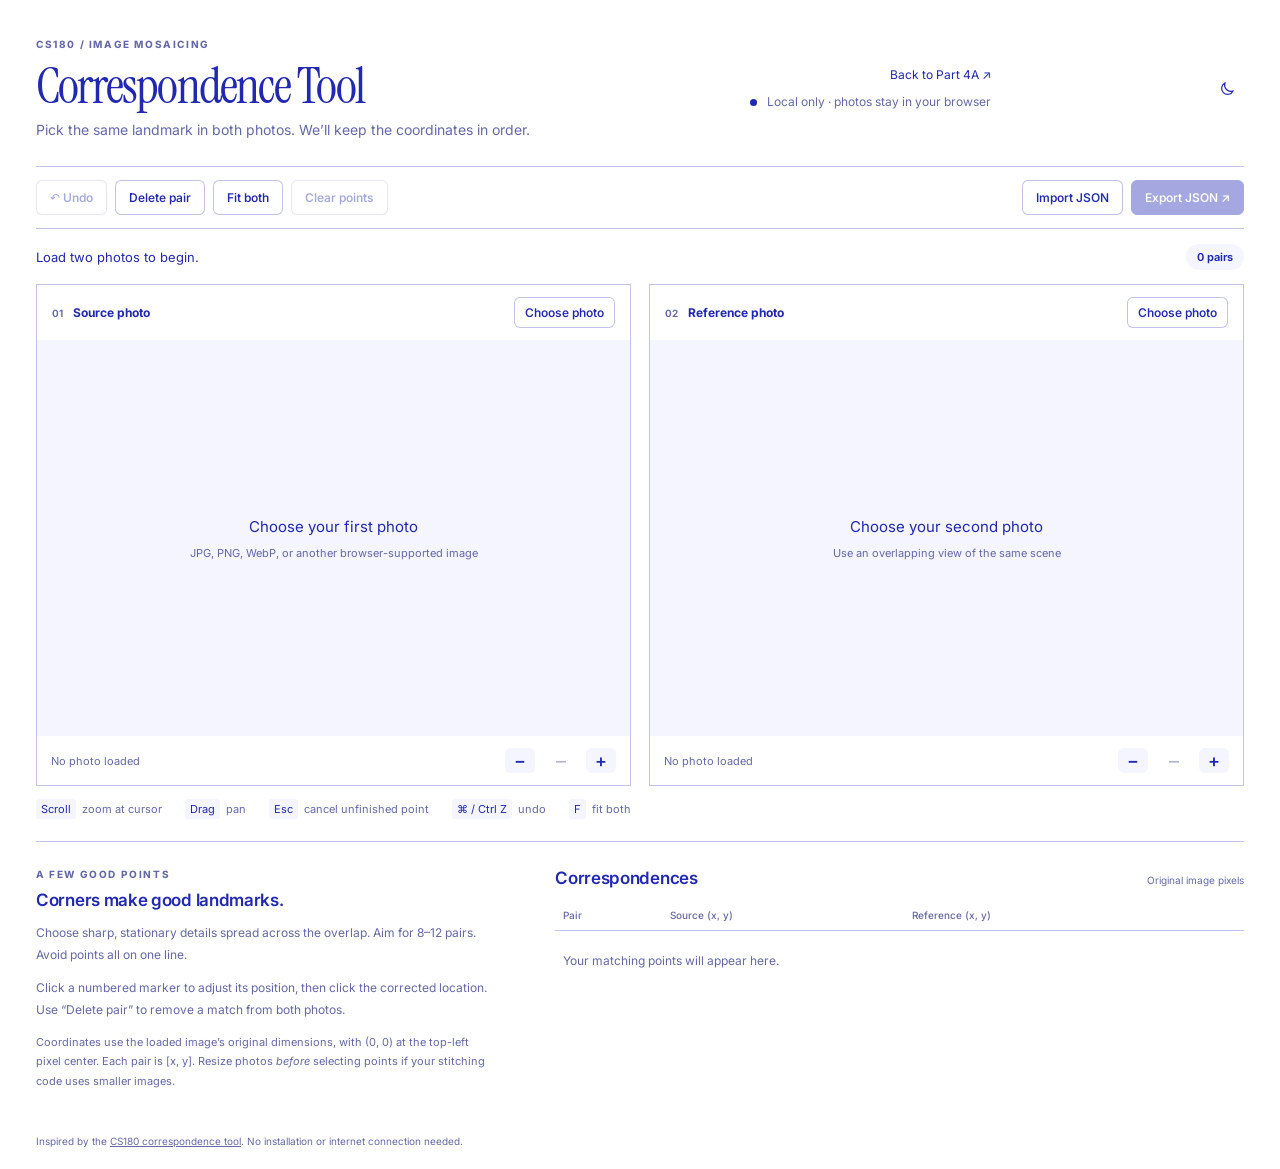
<file: tools/correspondence/index.html>
<!doctype html>
<html lang="en">
<head>
  <meta charset="utf-8">
  <meta name="viewport" content="width=device-width, initial-scale=1">
  <title>Correspondence Tool</title>
  <link href="https://fonts.googleapis.com/css2?family=Instrument+Serif&amp;family=Inter:wght@400;500;600&amp;display=swap" rel="stylesheet">
  <link rel="stylesheet" href="style.css">
  <link rel="stylesheet" href="../../theme.css">
  <script src="../../theme.js"></script>
</head>
<body>
  <main>
    <header class="topbar">
      <div><p class="eyebrow">CS180 / IMAGE MOSAICING</p><h1>Correspondence Tool</h1>
      <p class="intro">Pick the same landmark in both photos. We’ll keep the coordinates in order.</p></div>
      <div class="header-links"><a class="project-link" href="../../project4.html#a2" target="_top">Back to Part 4A ↗</a><div class="local"><span></span> Local only · photos stay in your browser</div></div>
    </header>
    <section class="toolbar" aria-label="Point controls">
      <div class="tools"><button id="undo" disabled>↶ Undo</button><button id="delete-mode" aria-pressed="false">Delete pair</button><button id="fit">Fit both</button><button id="clear" disabled>Clear points</button></div>
      <div class="tools"><label class="button" for="import">Import JSON<input id="import" type="file" accept=".json,application/json" hidden></label><button id="export" class="primary" disabled>Export JSON ↗</button></div>
    </section>
    <div class="statusbar"><p id="status" role="status" aria-live="polite">Load two photos to begin.</p><span id="count">0 pairs</span></div>
    <section class="images" aria-label="Photo correspondence workspace">
      <article class="panel" id="panel-0">
        <div class="panel-head"><div><span class="badge">01</span><strong>Source photo</strong></div><label class="button small" for="file-0">Choose photo<input id="file-0" type="file" accept="image/*" hidden></label></div>
        <div class="viewport" id="view-0"><canvas id="canvas-0" tabindex="0" aria-label="Source photo. Click a landmark to add a point."></canvas><div class="empty">Choose your first photo<span>JPG, PNG, WebP, or another browser-supported image</span></div></div>
        <div class="panel-foot"><span class="filename" id="name-0">No photo loaded</span><div class="zoom"><button data-side="0" data-zoom="0.8" aria-label="Zoom source out">−</button><span id="zoom-0">—</span><button data-side="0" data-zoom="1.25" aria-label="Zoom source in">+</button></div></div>
      </article>
      <article class="panel" id="panel-1">
        <div class="panel-head"><div><span class="badge">02</span><strong>Reference photo</strong></div><label class="button small" for="file-1">Choose photo<input id="file-1" type="file" accept="image/*" hidden></label></div>
        <div class="viewport" id="view-1"><canvas id="canvas-1" tabindex="0" aria-label="Reference photo. Click the matching landmark."></canvas><div class="empty">Choose your second photo<span>Use an overlapping view of the same scene</span></div></div>
        <div class="panel-foot"><span class="filename" id="name-1">No photo loaded</span><div class="zoom"><button data-side="1" data-zoom="0.8" aria-label="Zoom reference out">−</button><span id="zoom-1">—</span><button data-side="1" data-zoom="1.25" aria-label="Zoom reference in">+</button></div></div>
      </article>
    </section>
    <div class="help"><span><kbd>Scroll</kbd> zoom at cursor</span><span><kbd>Drag</kbd> pan</span><span><kbd>Esc</kbd> cancel unfinished point</span><span><kbd>⌘ / Ctrl Z</kbd> undo</span><span><kbd>F</kbd> fit both</span></div>
    <section class="bottom">
      <div class="guide"><p class="eyebrow">A FEW GOOD POINTS</p><h2>Corners make good landmarks.</h2><p>Choose sharp, stationary details spread across the overlap. Aim for 8–12 pairs. Avoid points all on one line.</p><p>Click a numbered marker to adjust its position, then click the corrected location. Use “Delete pair” to remove a match from both photos.</p><p class="subtle">Coordinates use the loaded image’s original dimensions, with (0, 0) at the top-left pixel center. Each pair is [x, y]. Resize photos <em>before</em> selecting points if your stitching code uses smaller images.</p></div>
      <div class="points"><div class="list-head"><h2>Correspondences</h2><span>Original image pixels</span></div><div class="table-scroll"><table><thead><tr><th>Pair</th><th>Source (x, y)</th><th>Reference (x, y)</th><th><span class="sr-only">Actions</span></th></tr></thead><tbody id="points-body"></tbody></table><p id="table-empty">Your matching points will appear here.</p></div></div>
    </section>
    <footer>Inspired by the <a href="https://cal-cs180.github.io/fa23/hw/proj3/tool.html" target="_blank" rel="noreferrer">CS180 correspondence tool</a>. No installation or internet connection needed.</footer>
  </main>
  <script src="app.js"></script>
</body>
</html>
</file>
<file: tools/correspondence/style.css>
:root{font-family:Inter,ui-sans-serif,-apple-system,BlinkMacSystemFont,"Segoe UI",sans-serif;color:#2028b4;background:#fff;font-synthesis:none;--green:#2028b4;--border:rgba(32,40,180,.28)}*{box-sizing:border-box}body{margin:0}main{max-width:1680px;margin:auto;padding:38px 36px 22px}header{display:flex;justify-content:space-between;gap:24px;align-items:center;margin-bottom:28px}.eyebrow{font-size:10px;letter-spacing:.16em;font-weight:750;color:#697b6d;margin:0 0 10px}h1{font-family:"Instrument Serif","Times New Roman",serif;font-size:clamp(42px,4vw,62px);line-height:1;letter-spacing:-.035em;margin:0;font-weight:400}h1 span{color:var(--green)}.intro{color:#65716a;font-size:14px;margin:10px 0 0}.local{font-size:12px;color:#68746c;white-space:nowrap}.local span{display:inline-block;width:7px;height:7px;border-radius:100%;background:#2028b4;margin-right:7px}.toolbar,.tools{display:flex;align-items:center;gap:8px}.toolbar{justify-content:space-between;padding:13px 0;border-top:1px solid var(--border);border-bottom:1px solid var(--border)}button,.button{font:inherit;font-size:12px;font-weight:550;color:#2028b4;background:#fff;border:1px solid var(--border);border-radius:6px;padding:9px 13px;cursor:pointer;display:inline-flex;align-items:center;justify-content:center;text-decoration:none;white-space:nowrap}button:hover,.button:hover{background:#f5f5ff}button:disabled{opacity:.4;cursor:default}.primary{background:var(--green);color:white;border-color:var(--green)}.primary:hover{background:#161d8c}button[aria-pressed=true]{background:#fbe9e3;color:#963e2e;border-color:#d99583}button:focus-visible,.button:focus-within,canvas:focus-visible{outline:3px solid #82b5ff;outline-offset:2px}.small{padding:7px 10px}.statusbar{display:flex;justify-content:space-between;align-items:center;gap:10px;min-height:55px;font-size:13px}.statusbar p{margin:10px 0}#count{font-size:11px;font-weight:650;background:#f5f5ff;border-radius:20px;padding:6px 11px;white-space:nowrap}.images{display:grid;grid-template-columns:1fr 1fr;gap:18px}.panel{background:white;border:1px solid var(--border);border-radius:0;overflow:hidden;min-width:0;transition:border-color .15s}.panel.active{border-color:#2028b4;box-shadow:0 0 0 2px rgba(32,40,180,.12)}.panel-head,.panel-foot{display:flex;justify-content:space-between;align-items:center;gap:10px;padding:12px 15px}.panel-head>div{display:flex;align-items:center;gap:10px}.panel-head strong{font-size:12px}.badge{font-size:10px;font-weight:650;color:#819086}.viewport{height:clamp(310px,44vh,620px);position:relative;background:#f5f5ff;overflow:hidden;touch-action:none}.viewport canvas{display:block;width:100%;height:100%;cursor:crosshair}.empty{position:absolute;inset:0;display:flex;align-items:center;justify-content:center;flex-direction:column;gap:10px;pointer-events:none;color:#2028b4;font-size:15px}.empty span{color:#6468ab;font-size:11px}.panel-foot{min-height:49px;padding:8px 14px}.filename{overflow:hidden;text-overflow:ellipsis;white-space:nowrap;font-size:11px;color:#68786d}.zoom{display:flex;align-items:center;gap:8px}.zoom button{padding:2px 9px;font-size:18px;border:0;background:#f5f5ff}.zoom span{font-size:10px;min-width:35px;text-align:center;color:#68786d}.help{display:flex;flex-wrap:wrap;gap:12px 23px;color:#768278;font-size:11px;padding:16px 0 25px}kbd{font:inherit;color:#2028b4;background:#f5f5ff;border-radius:3px;padding:3px 5px;margin-right:3px}.bottom{display:grid;grid-template-columns:minmax(200px,1fr) minmax(380px,1.5fr);gap:60px;border-top:1px solid var(--border);padding-top:26px}.guide{max-width:470px}h2{font-size:17px;font-weight:600;letter-spacing:-.3px;margin:0 0 12px}.guide p:not(.eyebrow){font-size:12px;line-height:1.8;color:#647168}.guide p.subtle{font-size:11px;color:#839085}.list-head{display:flex;align-items:baseline;justify-content:space-between;gap:10px}.list-head>span{font-size:10px;color:#829084}.table-scroll{max-height:245px;overflow:auto}table{border-collapse:collapse;width:100%;font-size:12px;text-align:left;font-variant-numeric:tabular-nums}th{font-size:10px;color:#849083;font-weight:500;position:sticky;top:0;background:#fff}td,th{padding:9px 8px;border-bottom:1px solid rgba(32,40,180,.2)}td button{border:0;padding:2px 7px;background:transparent;color:#8a7668}tr.selected{background:#f0f0ff}#table-empty{font-size:12px;color:#8a9489;padding:10px 8px}footer{font-size:10px;color:#98a092;margin-top:32px}a{color:inherit}.sr-only{position:absolute;width:1px;height:1px;overflow:hidden;clip:rect(0,0,0,0)}@media(max-width:800px){main{padding:22px 16px}header{align-items:start;flex-direction:column;gap:15px}h1{font-size:38px}.images{grid-template-columns:1fr}.bottom{grid-template-columns:1fr;gap:25px}.toolbar{align-items:flex-start;gap:10px;flex-wrap:wrap}.tools{flex-wrap:wrap}.viewport{height:360px}.local{white-space:normal}.help{line-height:2}.empty span{max-width:85%;text-align:center}}
.header-links{display:flex;flex-direction:column;align-items:flex-end;gap:12px}.project-link{font-size:12px;color:#2028b4;text-decoration:none}.project-link:hover{text-decoration:underline}@media(max-width:800px){.header-links{align-items:flex-start}}
:root{--ink:#2028b4;--surface:#fff;--muted:#6468ab;--soft:#f5f5ff;color:var(--ink);background:var(--surface)}
html[data-theme="dark"]{--ink:#b8bcff;--surface:#0c0d16;--muted:#afb3d5;--soft:#171929;--green:#b8bcff;--border:rgba(184,188,255,.28);color-scheme:dark}
body,.panel,button,.button,th{background:var(--surface);color:var(--ink)}
.eyebrow,.intro,.local,.badge,.filename,.zoom span,.help,.guide p:not(.eyebrow),.guide p.subtle,.list-head>span,th,#table-empty,footer{color:var(--muted)}
.project-link,.empty,kbd{color:var(--ink)}
.viewport,.zoom button,kbd,#count,tr.selected,button:hover,.button:hover{background:var(--soft)}
.empty span{color:var(--muted)}
.primary{background:var(--ink);color:var(--surface);border-color:var(--ink)}
.primary:hover{background:var(--ink);opacity:.8}
.panel.active{border-color:var(--ink);box-shadow:0 0 0 2px var(--border)}
td,th{border-color:var(--border)}
td button{color:var(--muted)}
.theme-toggle[aria-pressed="true"]{color:var(--ink);background:var(--surface);border-color:var(--border)}
.theme-toggle:hover,.theme-toggle[aria-pressed="true"]:hover{color:var(--surface);background:var(--ink)}
</file>
<file: theme.css>
:root{
  color-scheme:light;
  --theme-surface:#fff;
  --theme-code:#f5f5ff;
  --theme-code-ink:#11175f;
}

html[data-theme="dark"]{
  color-scheme:dark;
  --blue:#b8bcff;
  --ink:#b8bcff;
  --white:#0c0d16;
  --paper:#0c0d16;
  --soft:#171929;
  --line:rgba(184,188,255,.25);
  --theme-surface:#0c0d16;
  --theme-code:#171929;
  --theme-code-ink:#d9dbff;
}

body,.page,.stage,.metric,.lightbox{
  transition:background-color .35s ease,color .35s ease,border-color .35s ease;
}

.page{overflow:clip}

.topbar{
  position:sticky;
  top:0;
  z-index:50;
  align-items:center;
  background:var(--theme-surface);
  transition:background-color .35s ease,color .35s ease,border-color .35s ease;
}

html[data-theme="dark"] body,
html[data-theme="dark"] .page,
html[data-theme="dark"] .stage{
  background:var(--theme-surface);
}

html[data-theme="dark"] pre{
  background:var(--theme-code);
  color:var(--theme-code-ink);
}

html[data-theme="dark"] .figure img,
html[data-theme="dark"] .image-grid img,
html[data-theme="dark"] .gallery img{
  background:#fff;
}

.topbar-actions{
  display:flex;
  align-items:center;
  justify-content:flex-end;
  gap:clamp(12px,1.3vw,22px);
}

.theme-toggle{
  width:34px;
  height:34px;
  flex:0 0 34px;
  display:grid;
  place-items:center;
  padding:0;
  border:1px solid var(--line);
  border-radius:999px;
  background:transparent;
  color:inherit;
  cursor:pointer;
  transition:background-color .2s ease,color .2s ease,transform .25s ease,border-color .2s ease;
}

.theme-toggle:hover{
  background:var(--blue);
  color:var(--white,var(--paper));
  transform:rotate(8deg);
}

.theme-toggle:focus-visible{
  outline:2px solid var(--blue);
  outline-offset:3px;
}

.theme-toggle svg{
  width:17px;
  height:17px;
  stroke:currentColor;
  fill:none;
  stroke-width:1.7;
  stroke-linecap:round;
  stroke-linejoin:round;
}

.theme-toggle .sun-icon{display:none}
html[data-theme="dark"] .theme-toggle .sun-icon{display:block}
html[data-theme="dark"] .theme-toggle .moon-icon{display:none}

@media(max-width:760px){
  .topbar-actions{gap:10px}
  .theme-toggle{width:30px;height:30px;flex-basis:30px}
}

@media(prefers-reduced-motion:reduce){
  body,.page,.stage,.metric,.lightbox,.theme-toggle{transition:none}
}
</file>
